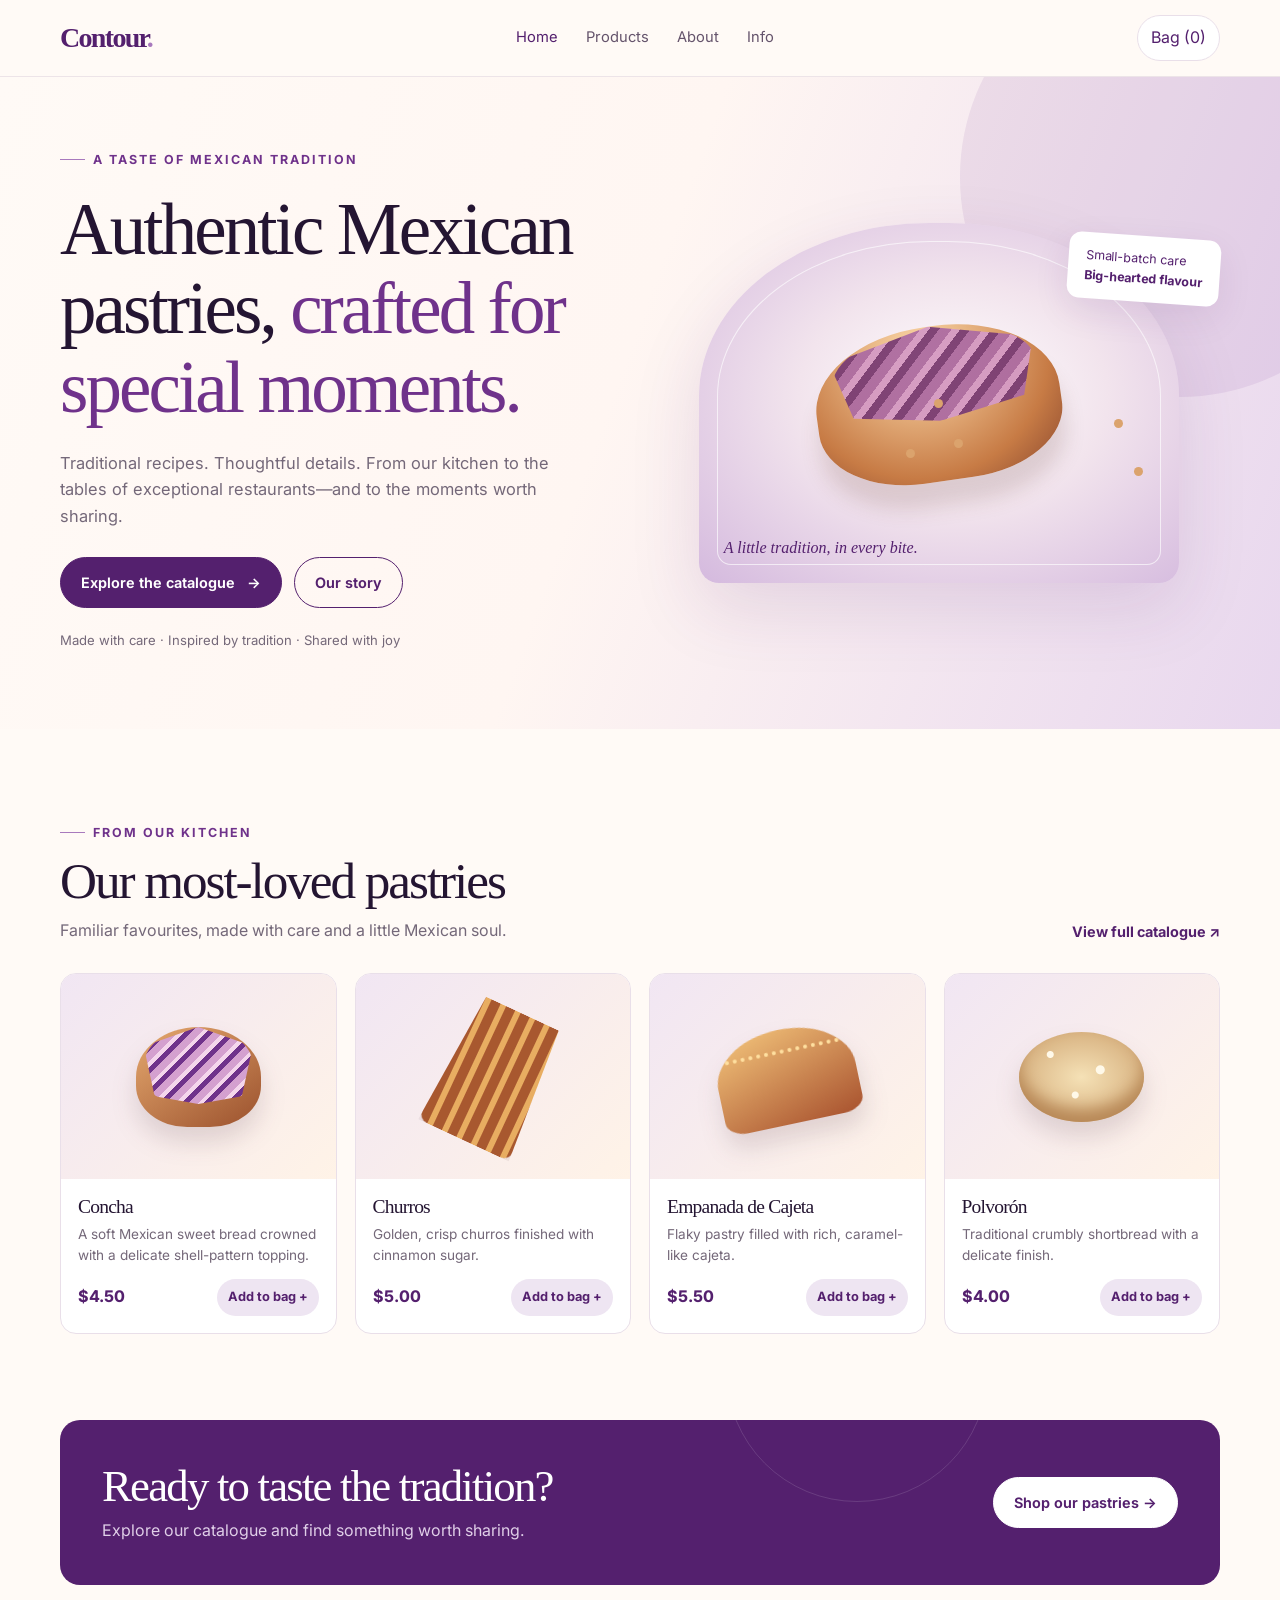
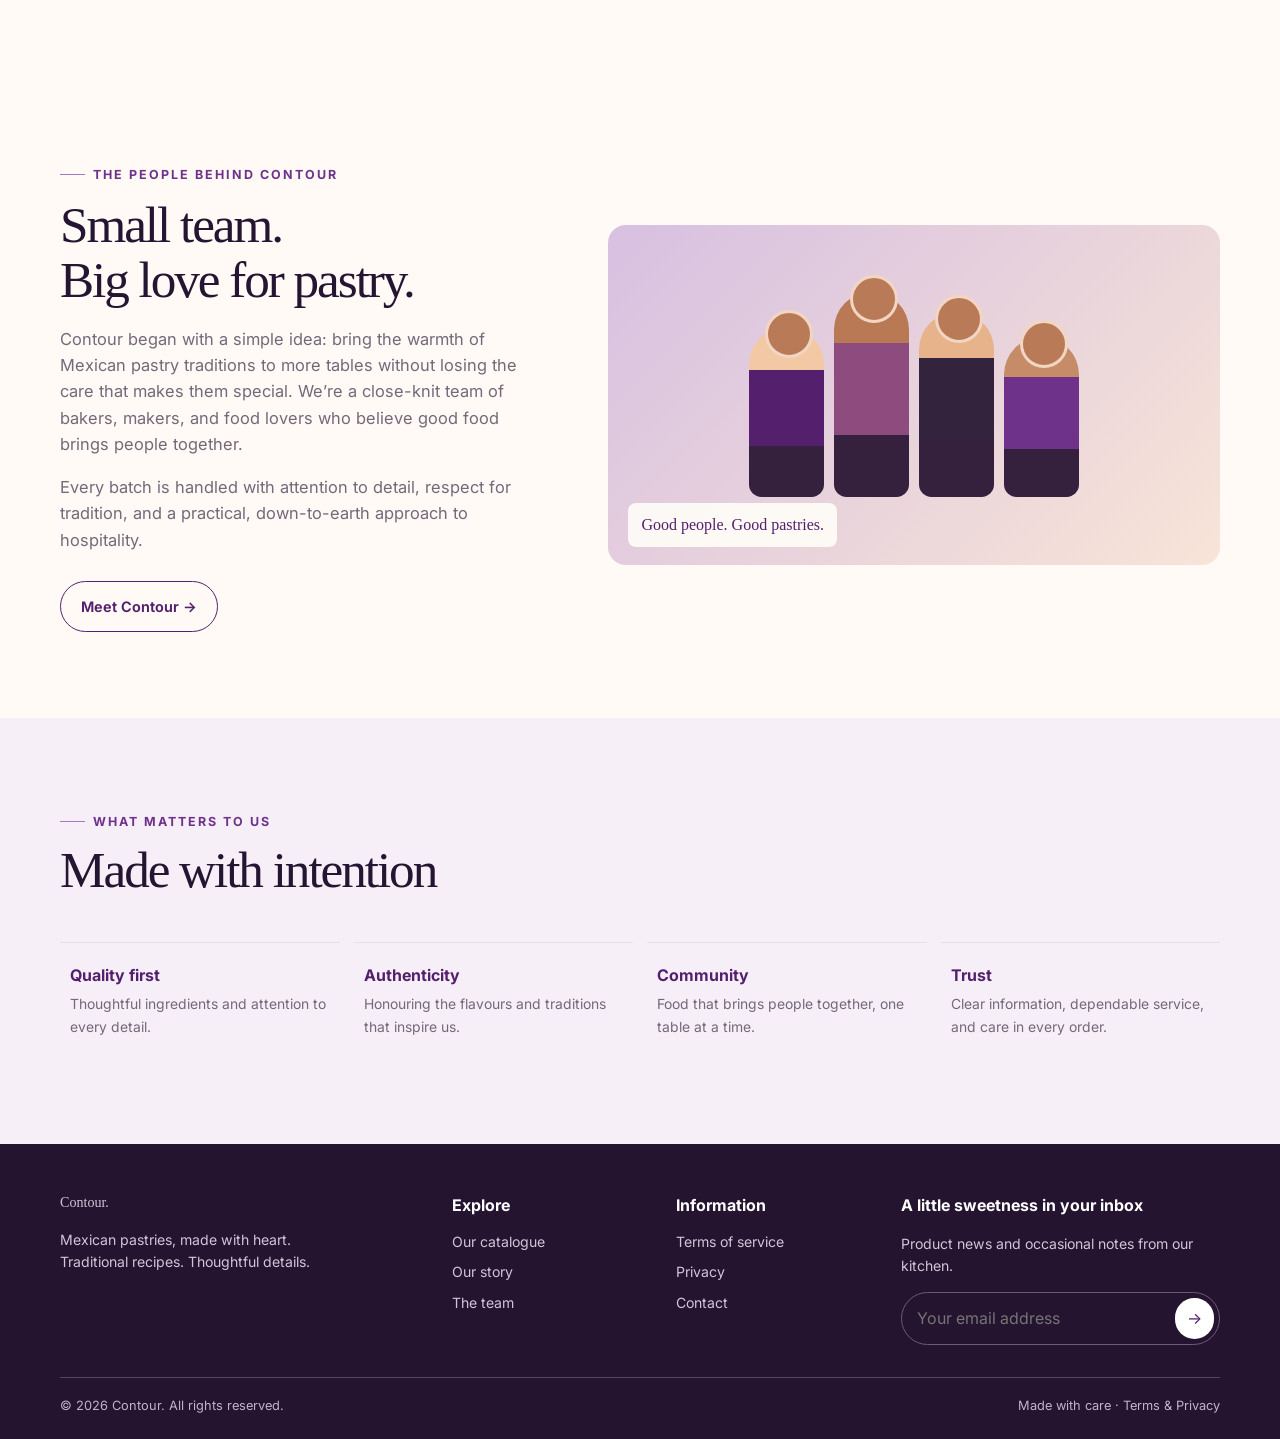
<file: index.html>
<!doctype html>
<html lang="en">
<head>
    <meta charset="utf-8">
    <meta name="viewport" content="width=device-width, initial-scale=1">
    <meta name="theme-color" content="#54206e">
    <meta
        name="description"
        content="Contour makes thoughtful, authentic Mexican pastries for memorable moments."
    >

    <title>Authentic Mexican Pastries | Contour</title>

    <link rel="preconnect" href="https://fonts.googleapis.com">
    <link
        rel="preconnect"
        href="https://fonts.gstatic.com"
        crossorigin
    >
    <link
        href="https://fonts.googleapis.com/css2?family=Inter:wght@400;500;600;700&display=swap"
        rel="stylesheet"
    >
    <link rel="stylesheet" href="assets/style.css">

    <script defer src="assets/app.js"></script>
</head>

<body>
    <!-- Main navigation -->
    <header>
        <div class="wrap nav">
            <a class="brand" href="index.html">
                Contour<span>.</span>
            </a>

            <nav class="navlinks" aria-label="Main navigation">
                <a class="active" href="index.html">Home</a>
                <a href="products.html">Products</a>
                <a href="about.html">About</a>
                <a href="terms.html">Info</a>
            </nav>

            <div class="navtools">
                <button
                    class="cart-button"
                    data-open-cart
                    aria-label="Open shopping bag"
                >
                    Bag (<span data-cart-count>0</span>)
                </button>

                <button
                    class="menu-button"
                    data-menu-toggle
                    aria-label="Toggle navigation"
                >
                    ☰
                </button>
            </div>
        </div>
    </header>

    <main>
        <!-- Hero section -->
        <section class="hero">
            <div class="hero-copy">
                <div class="eyebrow">
                    A taste of Mexican tradition
                </div>

                <h1>
                    Authentic Mexican pastries,
                    <span style="color: var(--purple2)">
                        crafted for special moments.
                    </span>
                </h1>

                <p>
                    Traditional recipes. Thoughtful details.
                    From our kitchen to the tables of exceptional
                    restaurants—and to the moments worth sharing.
                </p>

                <div class="actions">
                    <a class="btn" href="products.html">
                        Explore the catalogue <span>→</span>
                    </a>

                    <a class="btn secondary" href="about.html">
                        Our story
                    </a>
                </div>

                <p style="font-size: 0.82rem; margin-top: 22px">
                    Made with care · Inspired by tradition · Shared with joy
                </p>
            </div>

            <div class="hero-art">
                <div class="pastry-scene">
                    <div class="bread"></div>
                    <div class="crumb"></div>

                    <span class="art-note">
                        A little tradition, in every bite.
                    </span>
                </div>

                <div class="art-badge">
                    Small-batch care<br>
                    <strong>Big-hearted flavour</strong>
                </div>
            </div>
        </section>

        <!-- Featured products -->
        <section>
            <div class="wrap">
                <div class="section-head">
                    <div>
                        <div class="eyebrow">From our kitchen</div>
                        <h2>Our most-loved pastries</h2>

                        <p>
                            Familiar favourites, made with care
                            and a little Mexican soul.
                        </p>
                    </div>

                    <a class="text-link" href="products.html">
                        View full catalogue ↗
                    </a>
                </div>

                <div class="products" data-featured-products></div>
            </div>
        </section>

        <!-- Catalogue call to action -->
        <section style="padding-top: 0">
            <div class="wrap">
                <div class="cta-band">
                    <div>
                        <h2>Ready to taste the tradition?</h2>
                        <p>
                            Explore our catalogue and find
                            something worth sharing.
                        </p>
                    </div>

                    <a class="btn" href="products.html">
                        Shop our pastries →
                    </a>
                </div>
            </div>
        </section>

        <!-- Team introduction -->
        <section id="team">
            <div class="wrap team-grid">
                <div>
                    <div class="eyebrow">
                        The people behind Contour
                    </div>

                    <h2
                        class="section-head"
                        style="display: block; margin: 12px 0 18px; font-size: clamp(2.3rem, 4vw, 3.4rem)"
                    >
                        Small team.<br>
                        Big love for pastry.
                    </h2>

                    <p class="intro">
                        Contour began with a simple idea: bring
                        the warmth of Mexican pastry traditions
                        to more tables without losing the care
                        that makes them special. We’re a close-knit
                        team of bakers, makers, and food lovers
                        who believe good food brings people together.
                    </p>

                    <p class="intro">
                        Every batch is handled with attention
                        to detail, respect for tradition, and a
                        practical, down-to-earth approach to hospitality.
                    </p>

                    <div class="actions">
                        <a class="btn secondary" href="about.html">
                            Meet Contour →
                        </a>
                    </div>
                </div>

                <div class="team-art">
                    <div class="team-people">
                        <div class="person"></div>
                        <div class="person"></div>
                        <div class="person"></div>
                        <div class="person"></div>
                    </div>

                    <div class="team-caption">
                        Good people. Good pastries.
                    </div>
                </div>
            </div>
        </section>

        <!-- Brand values -->
        <section style="background: #f6eff7">
            <div class="wrap">
                <div class="section-head">
                    <div>
                        <div class="eyebrow">What matters to us</div>
                        <h2>Made with intention</h2>
                    </div>
                </div>

                <div class="values">
                    <div class="value">
                        <strong>Quality first</strong>
                        <p>
                            Thoughtful ingredients and attention
                            to every detail.
                        </p>
                    </div>

                    <div class="value">
                        <strong>Authenticity</strong>
                        <p>
                            Honouring the flavours and traditions
                            that inspire us.
                        </p>
                    </div>

                    <div class="value">
                        <strong>Community</strong>
                        <p>
                            Food that brings people together,
                            one table at a time.
                        </p>
                    </div>

                    <div class="value">
                        <strong>Trust</strong>
                        <p>
                            Clear information, dependable service,
                            and care in every order.
                        </p>
                    </div>
                </div>
            </div>
        </section>
    </main>

    <!-- Site footer -->
    <footer>
        <div class="wrap">
            <div class="footer-grid">
                <div>
                    <a class="footer-brand" href="index.html">
                        Contour.
                    </a>

                    <p>
                        Mexican pastries, made with heart.<br>
                        Traditional recipes. Thoughtful details.
                    </p>
                </div>

                <div>
                    <h4>Explore</h4>

                    <div class="footer-links">
                        <a href="products.html">Our catalogue</a>
                        <a href="about.html">Our story</a>
                        <a href="about.html#team">The team</a>
                    </div>
                </div>

                <div>
                    <h4>Information</h4>

                    <div class="footer-links">
                        <a href="terms.html">Terms of service</a>
                        <a href="terms.html#privacy">Privacy</a>
                        <a href="about.html#contact">Contact</a>
                    </div>
                </div>

                <div>
                    <h4>A little sweetness in your inbox</h4>

                    <p>
                        Product news and occasional notes
                        from our kitchen.
                    </p>

                    <form class="newsletter" data-newsletter>
                        <input
                            type="email"
                            required
                            placeholder="Your email address"
                            aria-label="Email address"
                        >

                        <button type="submit" aria-label="Subscribe">
                            →
                        </button>
                    </form>
                </div>
            </div>

            <div class="footer-bottom">
                <span>
                    © <span data-current-year></span>
                    Contour. All rights reserved.
                </span>

                <span>
                    Made with care ·
                    <a href="terms.html">Terms &amp; Privacy</a>
                </span>
            </div>
        </div>
    </footer>

    <!-- Shopping bag drawer -->
    <div
        class="cart-drawer"
        role="dialog"
        aria-modal="true"
        aria-label="Shopping bag"
    >
        <div class="cart-panel">
            <div class="cart-head">
                <h2>Your bag</h2>

                <button
                    class="close-cart"
                    data-close-cart
                    aria-label="Close bag"
                >
                    ×
                </button>
            </div>

            <div class="cart-items"></div>

            <div class="cart-total">
                <span>Subtotal</span>
                <span data-cart-total>$0.00</span>
            </div>

            <button class="btn" data-checkout>
                Continue to order
            </button>

            <p class="checkout-note">
                Demo store: checkout is not connected.
                Contact us to place a real order.
            </p>
        </div>
    </div>

    <!-- Accessible notification area -->
    <div class="toast" aria-live="polite"></div>
</body>
</html>
</file>
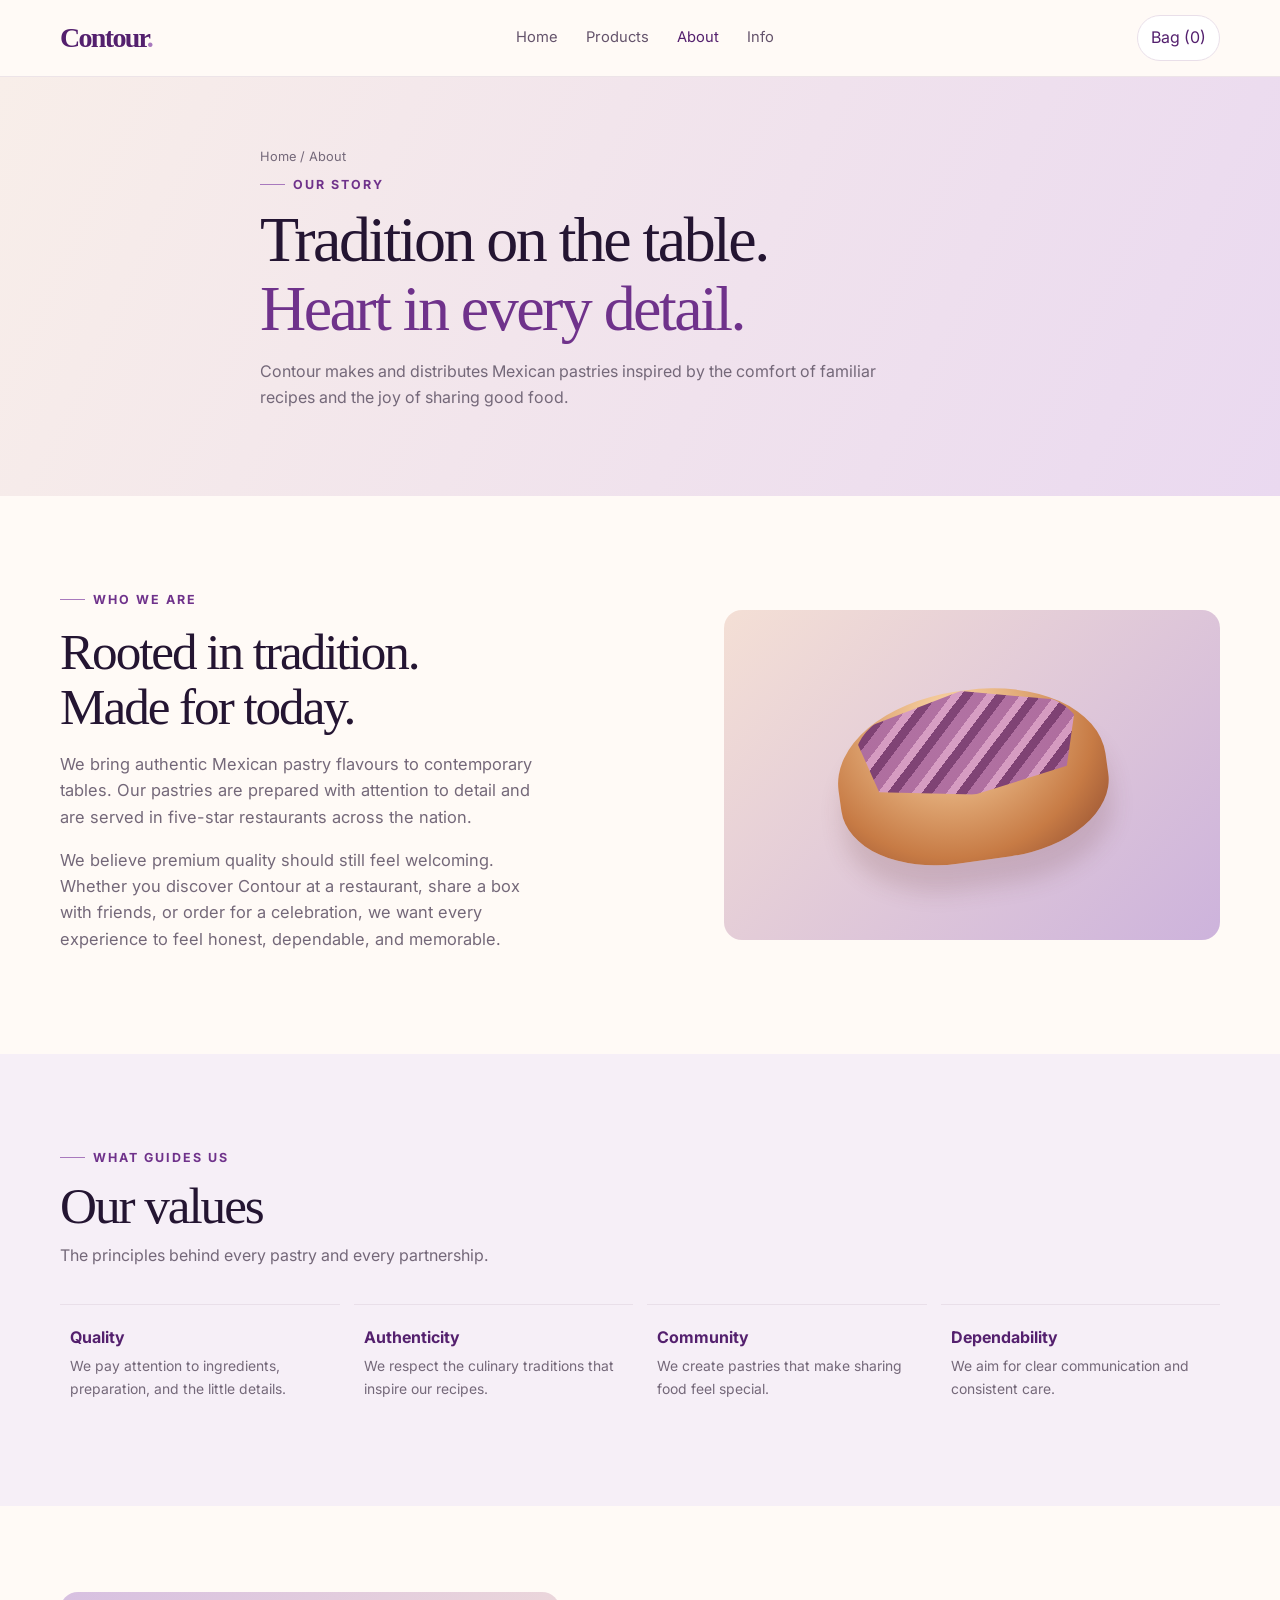
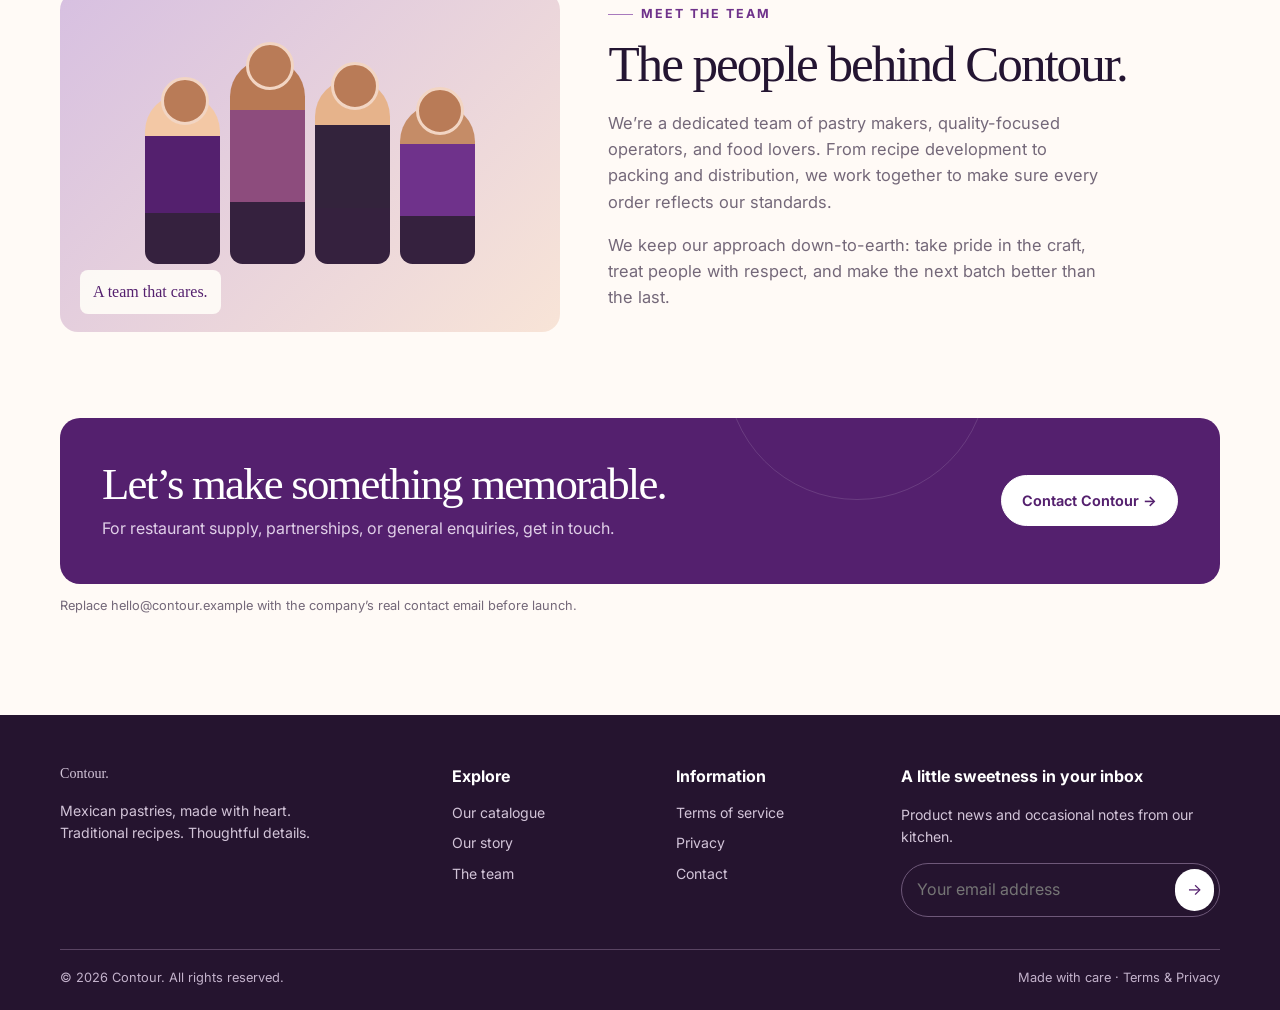
<file: about.html>
<!doctype html>
<html lang="en">
<head>
    <meta charset="utf-8">
    <meta name="viewport" content="width=device-width, initial-scale=1">
    <meta name="theme-color" content="#54206e">
    <meta
        name="description"
        content="Contour makes thoughtful, authentic Mexican pastries for memorable moments."
    >

    <title>About Contour | Contour</title>

    <link rel="preconnect" href="https://fonts.googleapis.com">
    <link
        rel="preconnect"
        href="https://fonts.gstatic.com"
        crossorigin
    >
    <link
        href="https://fonts.googleapis.com/css2?family=Inter:wght@400;500;600;700&display=swap"
        rel="stylesheet"
    >
    <link rel="stylesheet" href="assets/style.css">

    <script defer src="assets/app.js"></script>
</head>

<body>
    <!-- Main navigation -->
    <header>
        <div class="wrap nav">
            <a class="brand" href="index.html">
                Contour<span>.</span>
            </a>

            <nav class="navlinks" aria-label="Main navigation">
                <a href="index.html">Home</a>
                <a href="products.html">Products</a>
                <a class="active" href="about.html">About</a>
                <a href="terms.html">Info</a>
            </nav>

            <div class="navtools">
                <button
                    class="cart-button"
                    data-open-cart
                    aria-label="Open shopping bag"
                >
                    Bag (<span data-cart-count>0</span>)
                </button>

                <button
                    class="menu-button"
                    data-menu-toggle
                    aria-label="Toggle navigation"
                >
                    ☰
                </button>
            </div>
        </div>
    </header>

    <main>
        <!-- Page introduction -->
        <section class="page-hero">
            <div class="wrap page-heading">
                <div class="breadcrumb">Home / About</div>
                <div class="eyebrow">Our story</div>

                <h1>
                    Tradition on the table.<br>
                    <span style="color: var(--purple2)">
                        Heart in every detail.
                    </span>
                </h1>

                <p>
                    Contour makes and distributes Mexican pastries
                    inspired by the comfort of familiar recipes
                    and the joy of sharing good food.
                </p>
            </div>
        </section>

        <!-- Company introduction -->
        <section>
            <div class="wrap about-intro">
                <div>
                    <div class="eyebrow">Who we are</div>

                    <h2
                        style="font-size: clamp(2.2rem, 4vw, 3.5rem); margin: 14px 0"
                    >
                        Rooted in tradition.<br>
                        Made for today.
                    </h2>

                    <p class="intro">
                        We bring authentic Mexican pastry flavours
                        to contemporary tables. Our pastries are
                        prepared with attention to detail and are
                        served in five-star restaurants across the nation.
                    </p>

                    <p class="intro">
                        We believe premium quality should still feel
                        welcoming. Whether you discover Contour at
                        a restaurant, share a box with friends, or
                        order for a celebration, we want every
                        experience to feel honest, dependable,
                        and memorable.
                    </p>
                </div>

                <div class="about-photo">
                    <div class="bread"></div>
                </div>
            </div>
        </section>

        <!-- Company values -->
        <section style="background: #f6eff7">
            <div class="wrap">
                <div class="section-head">
                    <div>
                        <div class="eyebrow">What guides us</div>
                        <h2>Our values</h2>

                        <p>
                            The principles behind every pastry
                            and every partnership.
                        </p>
                    </div>
                </div>

                <div class="values">
                    <div class="value">
                        <strong>Quality</strong>
                        <p>
                            We pay attention to ingredients,
                            preparation, and the little details.
                        </p>
                    </div>

                    <div class="value">
                        <strong>Authenticity</strong>
                        <p>
                            We respect the culinary traditions
                            that inspire our recipes.
                        </p>
                    </div>

                    <div class="value">
                        <strong>Community</strong>
                        <p>
                            We create pastries that make sharing
                            food feel special.
                        </p>
                    </div>

                    <div class="value">
                        <strong>Dependability</strong>
                        <p>
                            We aim for clear communication
                            and consistent care.
                        </p>
                    </div>
                </div>
            </div>
        </section>

        <!-- Team introduction -->
        <section id="team">
            <div class="wrap team-grid">
                <div class="team-art">
                    <div class="team-people">
                        <div class="person"></div>
                        <div class="person"></div>
                        <div class="person"></div>
                        <div class="person"></div>
                    </div>

                    <div class="team-caption">
                        A team that cares.
                    </div>
                </div>

                <div>
                    <div class="eyebrow">Meet the team</div>

                    <h2
                        style="font-size: clamp(2.3rem, 4vw, 3.5rem); margin: 12px 0 18px"
                    >
                        The people behind Contour.
                    </h2>

                    <p class="intro">
                        We’re a dedicated team of pastry makers,
                        quality-focused operators, and food lovers.
                        From recipe development to packing and
                        distribution, we work together to make sure
                        every order reflects our standards.
                    </p>

                    <p class="intro">
                        We keep our approach down-to-earth: take pride
                        in the craft, treat people with respect, and
                        make the next batch better than the last.
                    </p>
                </div>
            </div>
        </section>

        <!-- Contact call to action -->
        <section id="contact" style="padding-top: 0">
            <div class="wrap">
                <div class="cta-band">
                    <div>
                        <h2>Let’s make something memorable.</h2>

                        <p>
                            For restaurant supply, partnerships,
                            or general enquiries, get in touch.
                        </p>
                    </div>

                    <a class="btn" href="mailto:hello@contour.example">
                        Contact Contour →
                    </a>
                </div>

                <p
                    style="color: var(--muted); font-size: 0.8rem; margin-top: 12px"
                >
                    Replace hello@contour.example with the
                    company’s real contact email before launch.
                </p>
            </div>
        </section>
    </main>

    <!-- Site footer -->
    <footer>
        <div class="wrap">
            <div class="footer-grid">
                <div>
                    <a class="footer-brand" href="index.html">
                        Contour.
                    </a>

                    <p>
                        Mexican pastries, made with heart.<br>
                        Traditional recipes. Thoughtful details.
                    </p>
                </div>

                <div>
                    <h4>Explore</h4>

                    <div class="footer-links">
                        <a href="products.html">Our catalogue</a>
                        <a href="about.html">Our story</a>
                        <a href="about.html#team">The team</a>
                    </div>
                </div>

                <div>
                    <h4>Information</h4>

                    <div class="footer-links">
                        <a href="terms.html">Terms of service</a>
                        <a href="terms.html#privacy">Privacy</a>
                        <a href="about.html#contact">Contact</a>
                    </div>
                </div>

                <div>
                    <h4>A little sweetness in your inbox</h4>

                    <p>
                        Product news and occasional notes
                        from our kitchen.
                    </p>

                    <form class="newsletter" data-newsletter>
                        <input
                            type="email"
                            required
                            placeholder="Your email address"
                            aria-label="Email address"
                        >

                        <button type="submit" aria-label="Subscribe">
                            →
                        </button>
                    </form>
                </div>
            </div>

            <div class="footer-bottom">
                <span>
                    © <span data-current-year></span>
                    Contour. All rights reserved.
                </span>

                <span>
                    Made with care ·
                    <a href="terms.html">Terms &amp; Privacy</a>
                </span>
            </div>
        </div>
    </footer>

    <!-- Shopping bag drawer -->
    <div
        class="cart-drawer"
        role="dialog"
        aria-modal="true"
        aria-label="Shopping bag"
    >
        <div class="cart-panel">
            <div class="cart-head">
                <h2>Your bag</h2>

                <button
                    class="close-cart"
                    data-close-cart
                    aria-label="Close bag"
                >
                    ×
                </button>
            </div>

            <div class="cart-items"></div>

            <div class="cart-total">
                <span>Subtotal</span>
                <span data-cart-total>$0.00</span>
            </div>

            <button class="btn" data-checkout>
                Continue to order
            </button>

            <p class="checkout-note">
                Demo store: checkout is not connected.
                Contact us to place a real order.
            </p>
        </div>
    </div>

    <!-- Accessible notification area -->
    <div class="toast" aria-live="polite"></div>
</body>
</html>
</file>
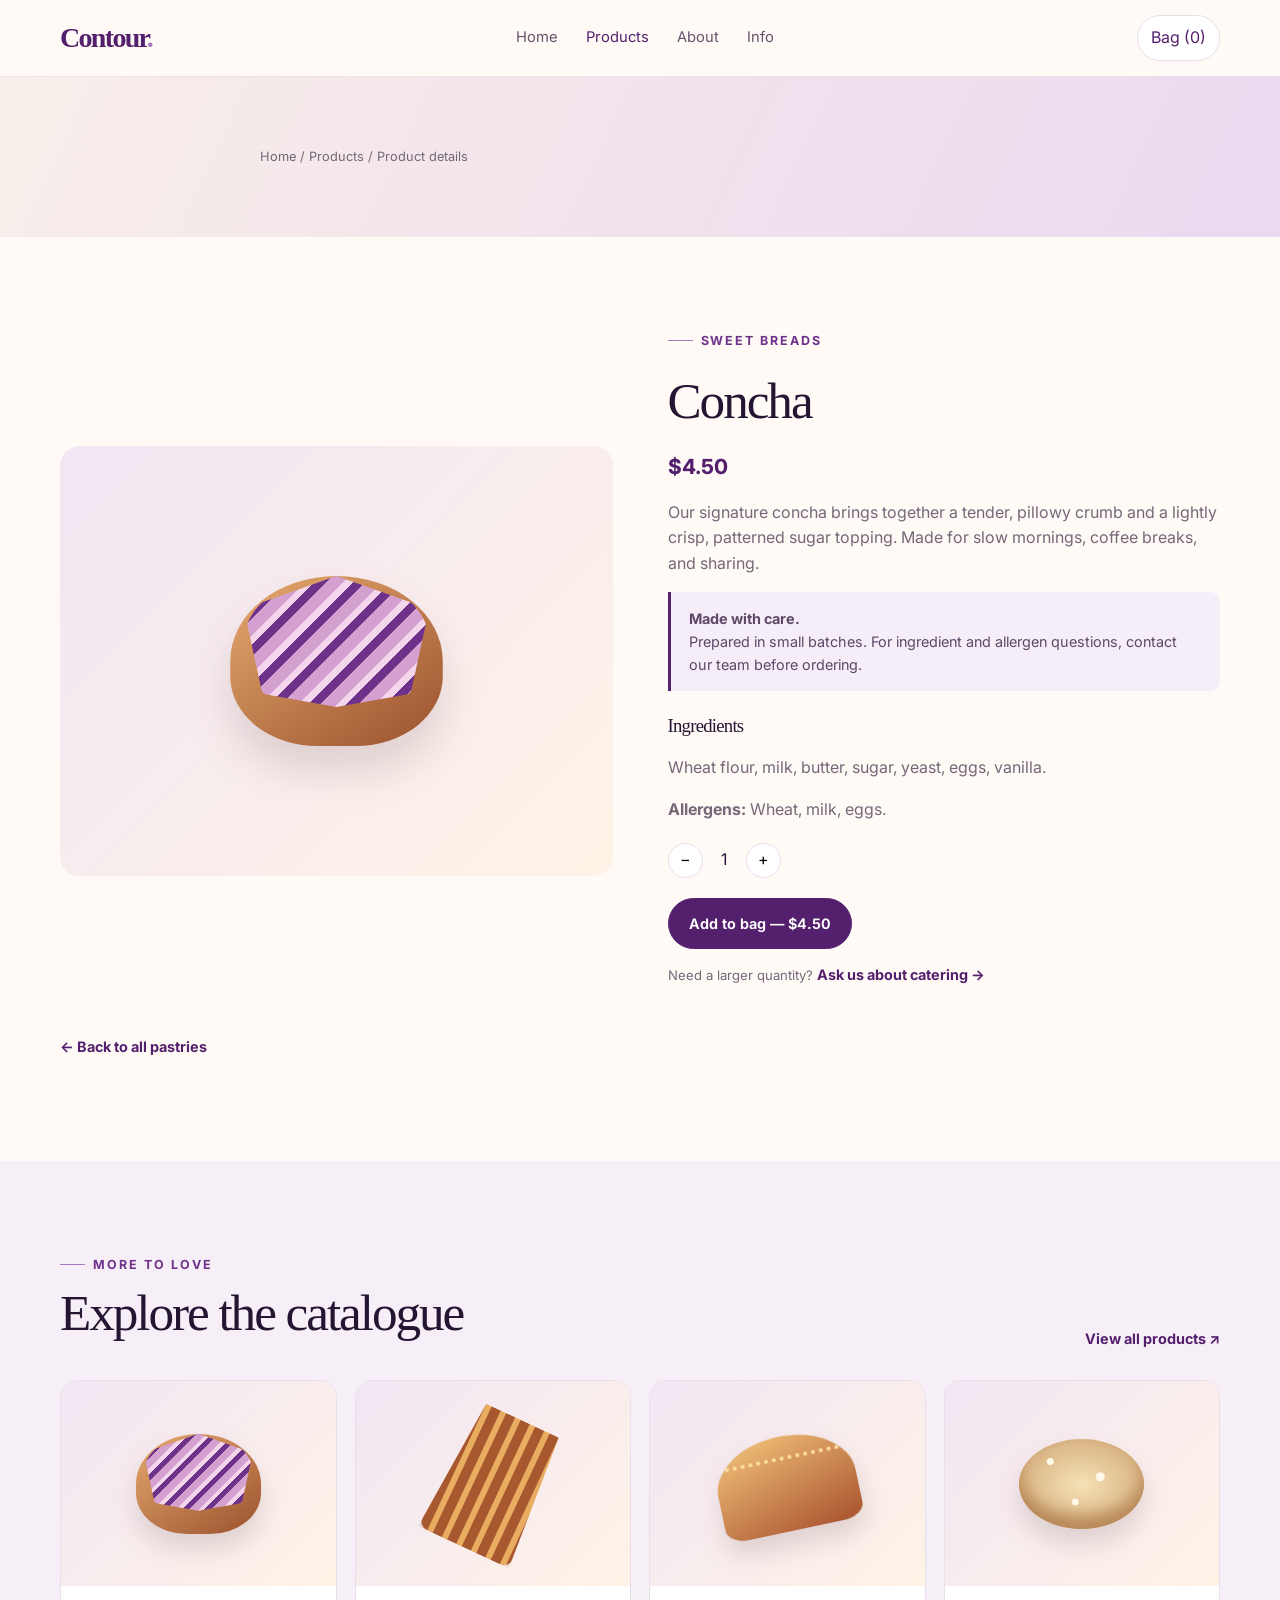
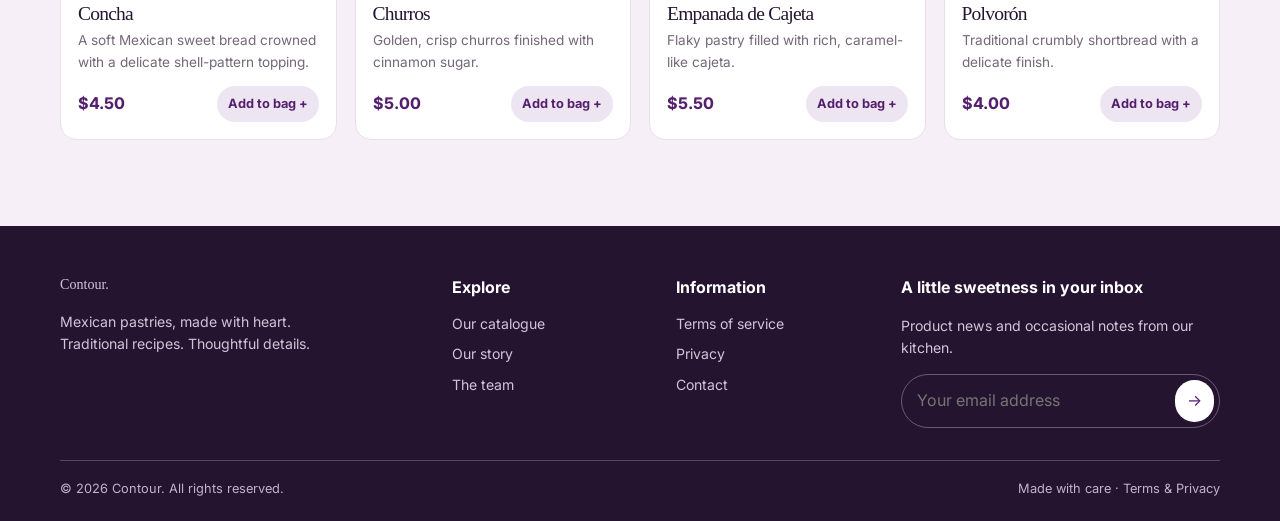
<file: product.html>
<!doctype html>
<html lang="en">
<head>
    <meta charset="utf-8">
    <meta name="viewport" content="width=device-width, initial-scale=1">
    <meta name="theme-color" content="#54206e">
    <meta
        name="description"
        content="Contour makes thoughtful, authentic Mexican pastries for memorable moments."
    >

    <title>Product Details | Contour</title>

    <link rel="preconnect" href="https://fonts.googleapis.com">
    <link
        rel="preconnect"
        href="https://fonts.gstatic.com"
        crossorigin
    >
    <link
        href="https://fonts.googleapis.com/css2?family=Inter:wght@400;500;600;700&display=swap"
        rel="stylesheet"
    >
    <link rel="stylesheet" href="assets/style.css">

    <script defer src="assets/app.js"></script>
</head>

<body>
    <!-- Main navigation -->
    <header>
        <div class="wrap nav">
            <a class="brand" href="index.html">
                Contour<span>.</span>
            </a>

            <nav class="navlinks" aria-label="Main navigation">
                <a href="index.html">Home</a>
                <a class="active" href="products.html">Products</a>
                <a href="about.html">About</a>
                <a href="terms.html">Info</a>
            </nav>

            <div class="navtools">
                <button
                    class="cart-button"
                    data-open-cart
                    aria-label="Open shopping bag"
                >
                    Bag (<span data-cart-count>0</span>)
                </button>

                <button
                    class="menu-button"
                    data-menu-toggle
                    aria-label="Toggle navigation"
                >
                    ☰
                </button>
            </div>
        </div>
    </header>

    <main>
        <!-- Breadcrumb navigation -->
        <section class="page-hero">
            <div class="wrap page-heading">
                <div class="breadcrumb">
                    <a href="index.html">Home</a>
                    /
                    <a href="products.html">Products</a>
                    / Product details
                </div>
            </div>
        </section>

        <!-- Selected product details -->
        <section>
            <div class="wrap">
                <div class="product-detail" data-product-detail></div>

                <p style="margin-top: 35px">
                    <a class="text-link" href="products.html">
                        ← Back to all pastries
                    </a>
                </p>
            </div>
        </section>

        <!-- Recommended products -->
        <section style="background: #f6eff7">
            <div class="wrap">
                <div class="section-head">
                    <div>
                        <div class="eyebrow">More to love</div>
                        <h2>Explore the catalogue</h2>
                    </div>

                    <a class="text-link" href="products.html">
                        View all products ↗
                    </a>
                </div>

                <div class="products" data-featured-products></div>
            </div>
        </section>
    </main>

    <!-- Site footer -->
    <footer>
        <div class="wrap">
            <div class="footer-grid">
                <div>
                    <a class="footer-brand" href="index.html">
                        Contour.
                    </a>

                    <p>
                        Mexican pastries, made with heart.<br>
                        Traditional recipes. Thoughtful details.
                    </p>
                </div>

                <div>
                    <h4>Explore</h4>

                    <div class="footer-links">
                        <a href="products.html">Our catalogue</a>
                        <a href="about.html">Our story</a>
                        <a href="about.html#team">The team</a>
                    </div>
                </div>

                <div>
                    <h4>Information</h4>

                    <div class="footer-links">
                        <a href="terms.html">Terms of service</a>
                        <a href="terms.html#privacy">Privacy</a>
                        <a href="about.html#contact">Contact</a>
                    </div>
                </div>

                <div>
                    <h4>A little sweetness in your inbox</h4>

                    <p>
                        Product news and occasional notes
                        from our kitchen.
                    </p>

                    <form class="newsletter" data-newsletter>
                        <input
                            type="email"
                            required
                            placeholder="Your email address"
                            aria-label="Email address"
                        >

                        <button type="submit" aria-label="Subscribe">
                            →
                        </button>
                    </form>
                </div>
            </div>

            <div class="footer-bottom">
                <span>
                    © <span data-current-year></span>
                    Contour. All rights reserved.
                </span>

                <span>
                    Made with care ·
                    <a href="terms.html">Terms &amp; Privacy</a>
                </span>
            </div>
        </div>
    </footer>

    <!-- Shopping bag drawer -->
    <div
        class="cart-drawer"
        role="dialog"
        aria-modal="true"
        aria-label="Shopping bag"
    >
        <div class="cart-panel">
            <div class="cart-head">
                <h2>Your bag</h2>

                <button
                    class="close-cart"
                    data-close-cart
                    aria-label="Close bag"
                >
                    ×
                </button>
            </div>

            <div class="cart-items"></div>

            <div class="cart-total">
                <span>Subtotal</span>
                <span data-cart-total>$0.00</span>
            </div>

            <button class="btn" data-checkout>
                Continue to order
            </button>

            <p class="checkout-note">
                Demo store: checkout is not connected.
                Contact us to place a real order.
            </p>
        </div>
    </div>

    <!-- Accessible notification area -->
    <div class="toast" aria-live="polite"></div>
</body>
</html>
</file>
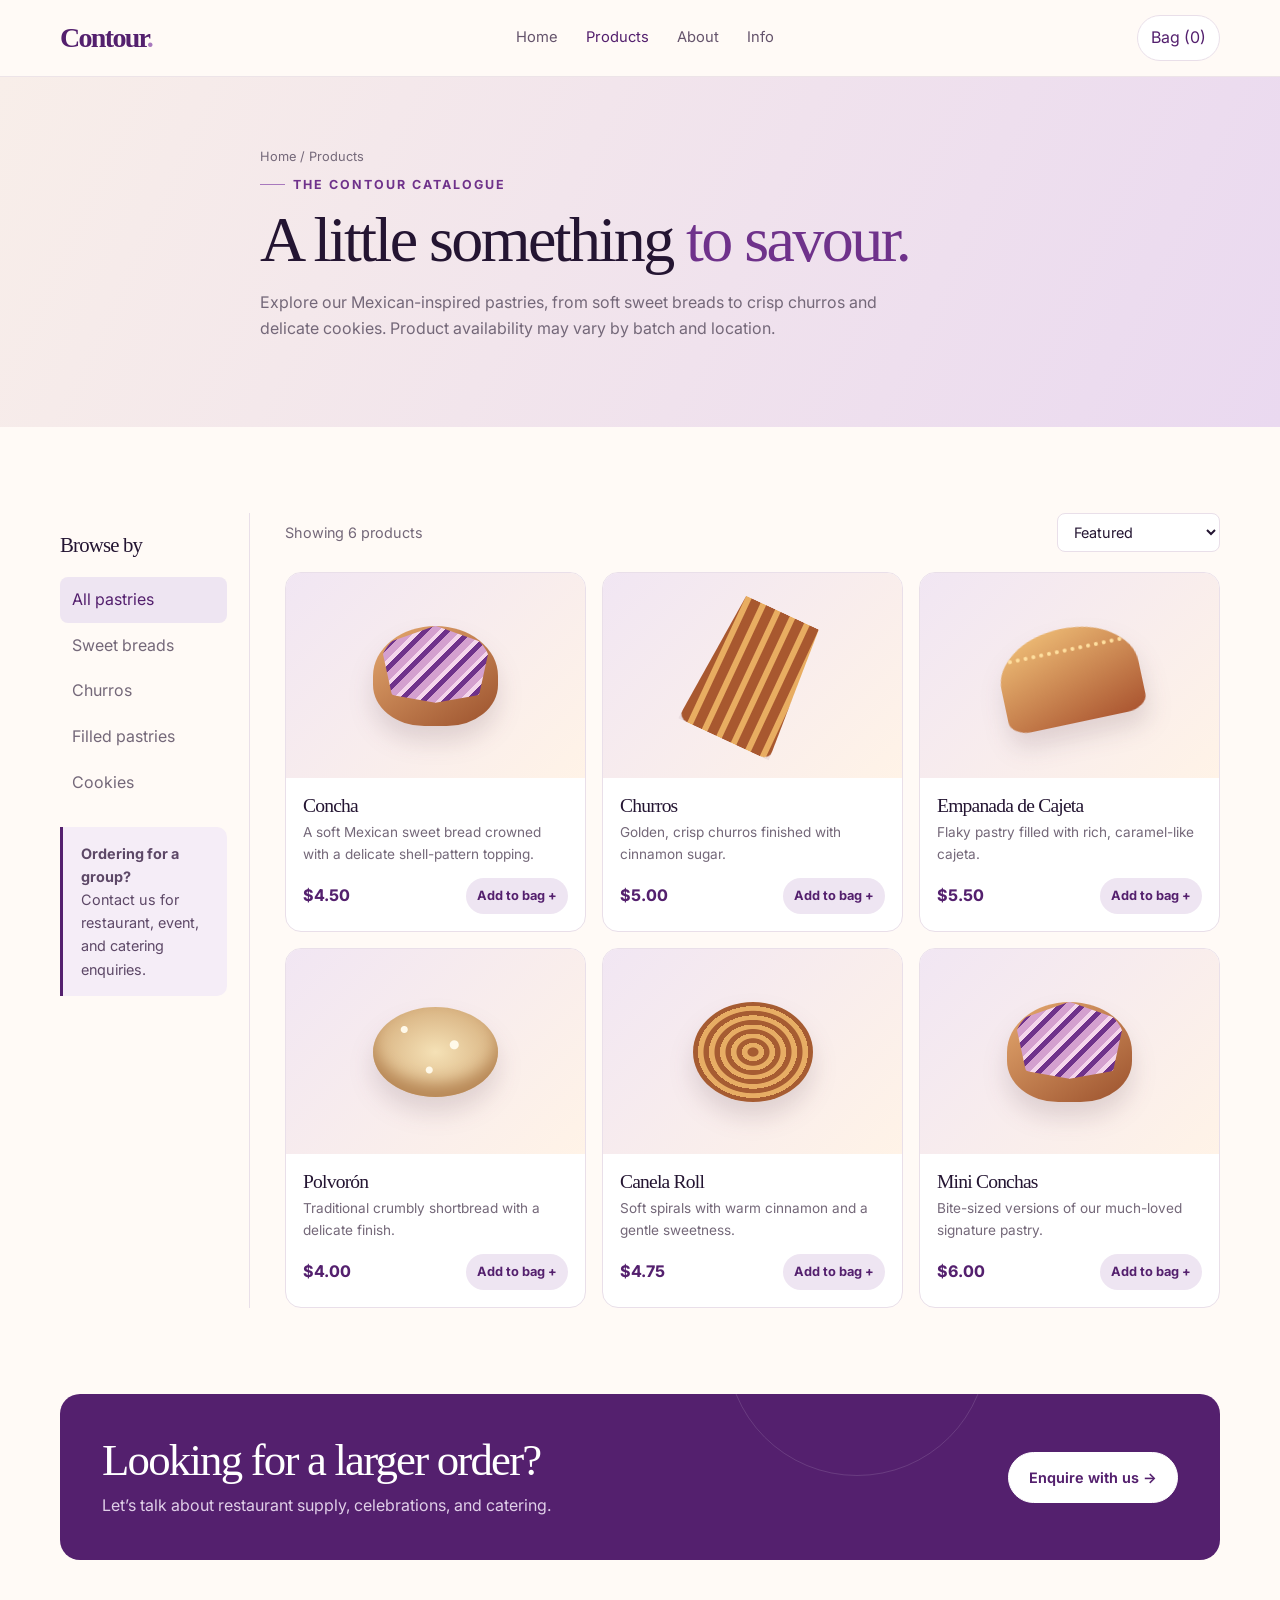
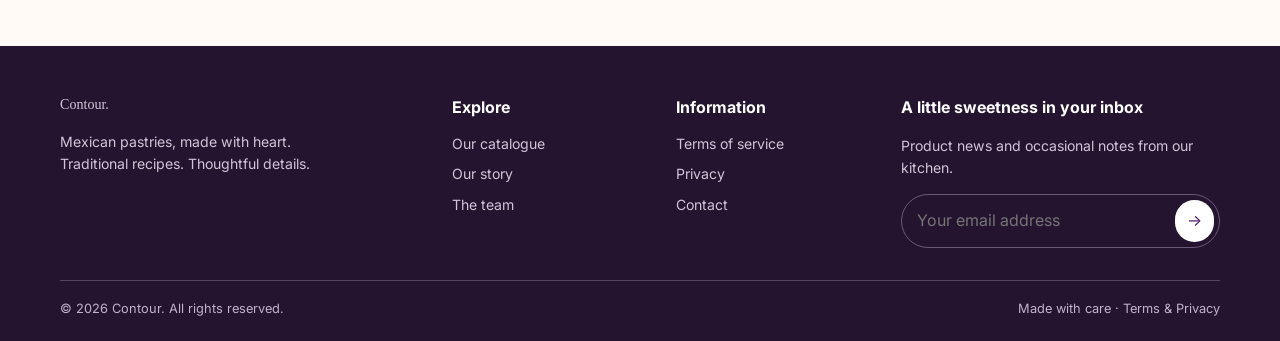
<file: products.html>
<!doctype html>
<html lang="en">
<head>
    <meta charset="utf-8">
    <meta name="viewport" content="width=device-width, initial-scale=1">
    <meta name="theme-color" content="#54206e">
    <meta
        name="description"
        content="Contour makes thoughtful, authentic Mexican pastries for memorable moments."
    >

    <title>Our Products | Contour</title>

    <link rel="preconnect" href="https://fonts.googleapis.com">
    <link
        rel="preconnect"
        href="https://fonts.gstatic.com"
        crossorigin
    >
    <link
        href="https://fonts.googleapis.com/css2?family=Inter:wght@400;500;600;700&display=swap"
        rel="stylesheet"
    >
    <link rel="stylesheet" href="assets/style.css">

    <script defer src="assets/app.js"></script>
</head>

<body>
    <!-- Main navigation -->
    <header>
        <div class="wrap nav">
            <a class="brand" href="index.html">
                Contour<span>.</span>
            </a>

            <nav class="navlinks" aria-label="Main navigation">
                <a href="index.html">Home</a>
                <a class="active" href="products.html">Products</a>
                <a href="about.html">About</a>
                <a href="terms.html">Info</a>
            </nav>

            <div class="navtools">
                <button
                    class="cart-button"
                    data-open-cart
                    aria-label="Open shopping bag"
                >
                    Bag (<span data-cart-count>0</span>)
                </button>

                <button
                    class="menu-button"
                    data-menu-toggle
                    aria-label="Toggle navigation"
                >
                    ☰
                </button>
            </div>
        </div>
    </header>

    <main>
        <!-- Catalogue introduction -->
        <section class="page-hero">
            <div class="wrap page-heading">
                <div class="breadcrumb">Home / Products</div>
                <div class="eyebrow">The Contour catalogue</div>

                <h1>
                    A little something
                    <span style="color: var(--purple2)">
                        to savour.
                    </span>
                </h1>

                <p>
                    Explore our Mexican-inspired pastries, from
                    soft sweet breads to crisp churros and delicate
                    cookies. Product availability may vary by batch
                    and location.
                </p>
            </div>
        </section>

        <!-- Product filters and catalogue -->
        <section>
            <div class="wrap catalog-layout">
                <aside class="filters">
                    <h3>Browse by</h3>

                    <div class="filter-list">
                        <button
                            class="filter-btn active"
                            data-filter="All"
                        >
                            All pastries
                        </button>

                        <button
                            class="filter-btn"
                            data-filter="Sweet Breads"
                        >
                            Sweet breads
                        </button>

                        <button
                            class="filter-btn"
                            data-filter="Churros"
                        >
                            Churros
                        </button>

                        <button
                            class="filter-btn"
                            data-filter="Filled Pastries"
                        >
                            Filled pastries
                        </button>

                        <button
                            class="filter-btn"
                            data-filter="Cookies"
                        >
                            Cookies
                        </button>
                    </div>

                    <div class="notice" style="margin-top: 22px">
                        <strong>Ordering for a group?</strong>
                        <br>
                        Contact us for restaurant, event, and
                        catering enquiries.
                    </div>
                </aside>

                <div>
                    <!-- Catalogue controls -->
                    <div class="catalog-top">
                        <span data-product-count>Our products</span>

                        <select
                            id="sort-products"
                            aria-label="Sort products"
                        >
                            <option value="featured">Featured</option>
                            <option value="price-low">
                                Price: low to high
                            </option>
                            <option value="price-high">
                                Price: high to low
                            </option>
                            <option value="name">Name: A to Z</option>
                        </select>
                    </div>

                    <!-- Products rendered by JavaScript -->
                    <div
                        class="catalog-products"
                        data-catalog-products
                    ></div>
                </div>
            </div>
        </section>

        <!-- Bulk orders and catering -->
        <section style="padding-top: 0">
            <div class="wrap">
                <div class="cta-band">
                    <div>
                        <h2>Looking for a larger order?</h2>

                        <p>
                            Let’s talk about restaurant supply,
                            celebrations, and catering.
                        </p>
                    </div>

                    <a class="btn" href="about.html#contact">
                        Enquire with us →
                    </a>
                </div>
            </div>
        </section>
    </main>

    <!-- Site footer -->
    <footer>
        <div class="wrap">
            <div class="footer-grid">
                <div>
                    <a class="footer-brand" href="index.html">
                        Contour.
                    </a>

                    <p>
                        Mexican pastries, made with heart.<br>
                        Traditional recipes. Thoughtful details.
                    </p>
                </div>

                <div>
                    <h4>Explore</h4>

                    <div class="footer-links">
                        <a href="products.html">Our catalogue</a>
                        <a href="about.html">Our story</a>
                        <a href="about.html#team">The team</a>
                    </div>
                </div>

                <div>
                    <h4>Information</h4>

                    <div class="footer-links">
                        <a href="terms.html">Terms of service</a>
                        <a href="terms.html#privacy">Privacy</a>
                        <a href="about.html#contact">Contact</a>
                    </div>
                </div>

                <div>
                    <h4>A little sweetness in your inbox</h4>

                    <p>
                        Product news and occasional notes
                        from our kitchen.
                    </p>

                    <form class="newsletter" data-newsletter>
                        <input
                            type="email"
                            required
                            placeholder="Your email address"
                            aria-label="Email address"
                        >

                        <button type="submit" aria-label="Subscribe">
                            →
                        </button>
                    </form>
                </div>
            </div>

            <div class="footer-bottom">
                <span>
                    © <span data-current-year></span>
                    Contour. All rights reserved.
                </span>

                <span>
                    Made with care ·
                    <a href="terms.html">Terms &amp; Privacy</a>
                </span>
            </div>
        </div>
    </footer>

    <!-- Shopping bag drawer -->
    <div
        class="cart-drawer"
        role="dialog"
        aria-modal="true"
        aria-label="Shopping bag"
    >
        <div class="cart-panel">
            <div class="cart-head">
                <h2>Your bag</h2>

                <button
                    class="close-cart"
                    data-close-cart
                    aria-label="Close bag"
                >
                    ×
                </button>
            </div>

            <div class="cart-items"></div>

            <div class="cart-total">
                <span>Subtotal</span>
                <span data-cart-total>$0.00</span>
            </div>

            <button class="btn" data-checkout>
                Continue to order
            </button>

            <p class="checkout-note">
                Demo store: checkout is not connected.
                Contact us to place a real order.
            </p>
        </div>
    </div>

    <!-- Accessible notification area -->
    <div class="toast" aria-live="polite"></div>
</body>
</html>
</file>
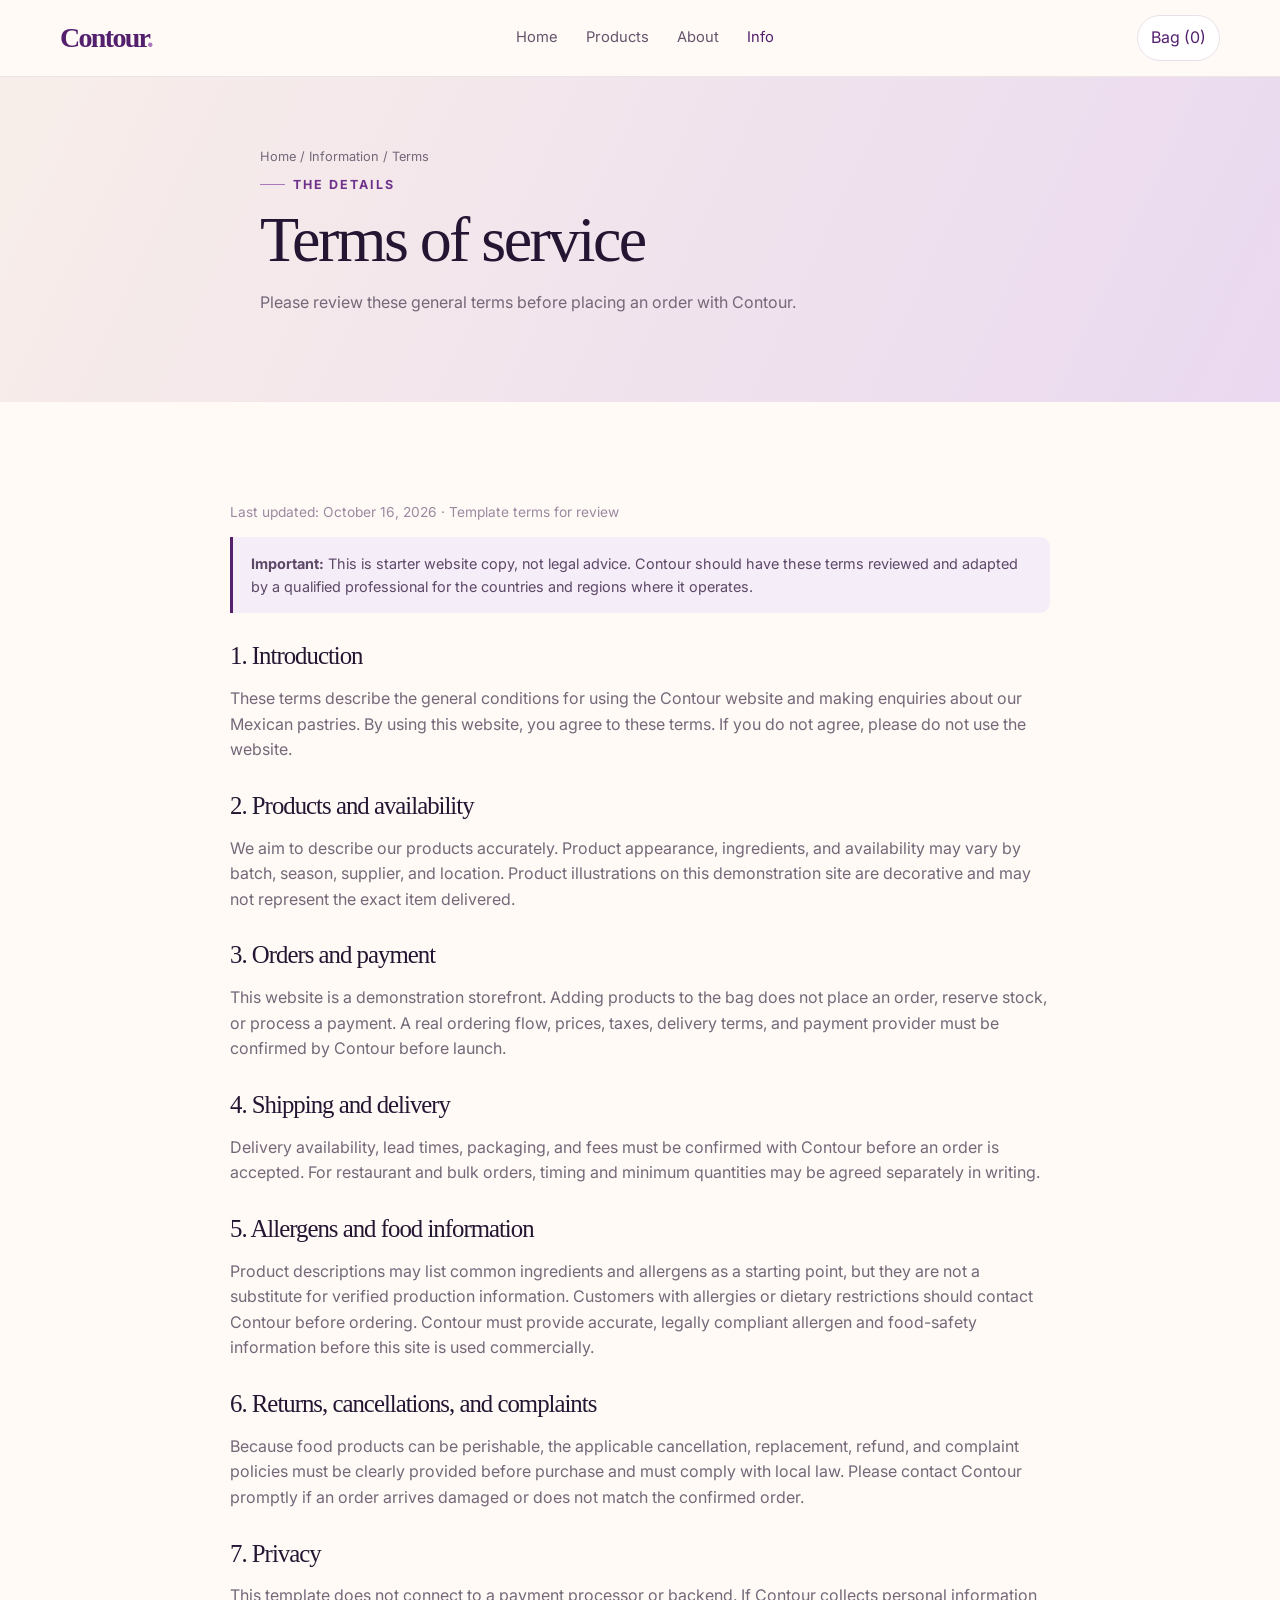
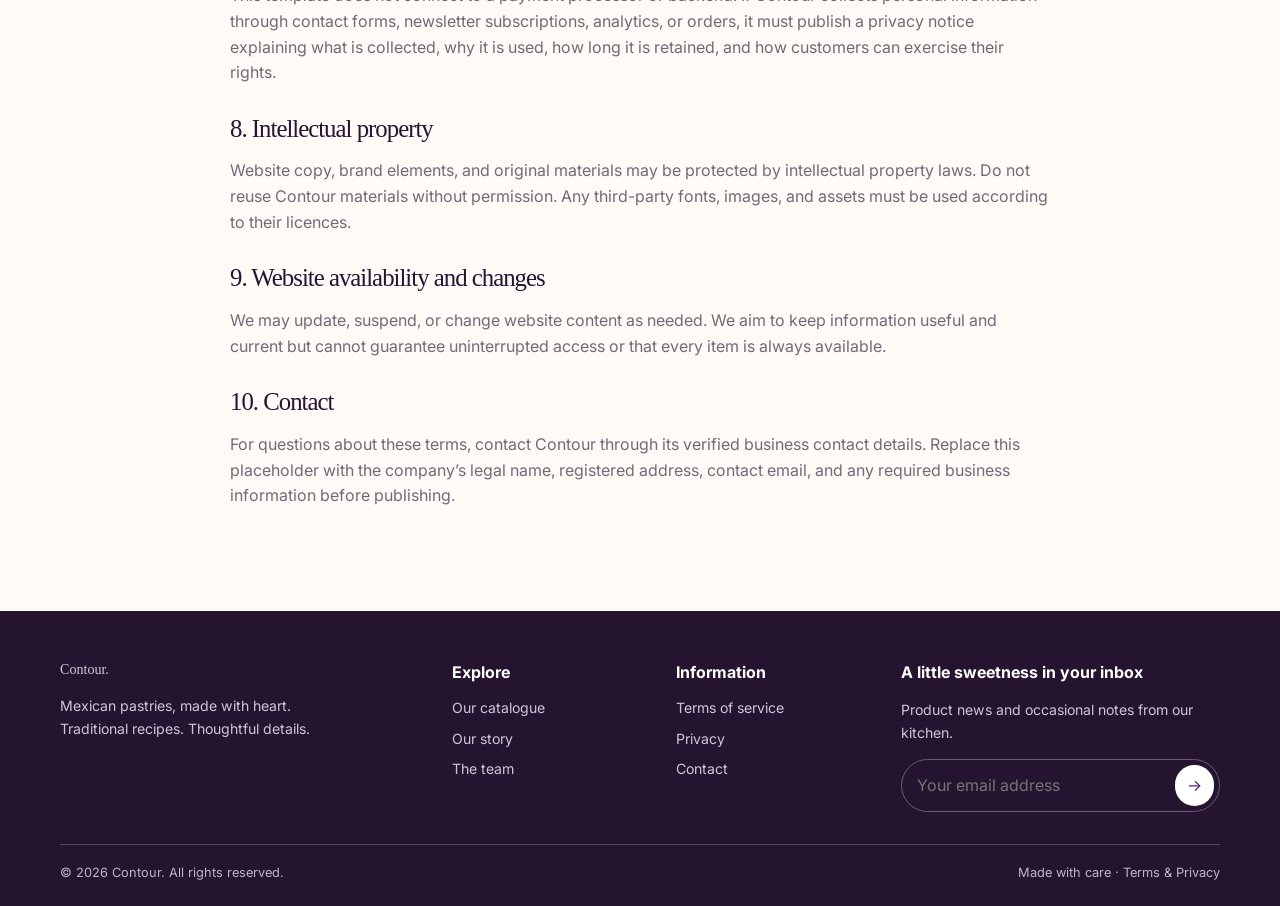
<file: terms.html>
<!doctype html>
<html lang="en">
<head>
    <meta charset="utf-8">
    <meta name="viewport" content="width=device-width, initial-scale=1">
    <meta name="theme-color" content="#54206e">
    <meta
        name="description"
        content="Contour makes thoughtful, authentic Mexican pastries for memorable moments."
    >

    <title>Terms of Service | Contour</title>

    <link rel="preconnect" href="https://fonts.googleapis.com">
    <link
        rel="preconnect"
        href="https://fonts.gstatic.com"
        crossorigin
    >
    <link
        href="https://fonts.googleapis.com/css2?family=Inter:wght@400;500;600;700&display=swap"
        rel="stylesheet"
    >
    <link rel="stylesheet" href="assets/style.css">

    <script defer src="assets/app.js"></script>
</head>

<body>
    <!-- Main navigation -->
    <header>
        <div class="wrap nav">
            <a class="brand" href="index.html">
                Contour<span>.</span>
            </a>

            <nav class="navlinks" aria-label="Main navigation">
                <a href="index.html">Home</a>
                <a href="products.html">Products</a>
                <a href="about.html">About</a>
                <a class="active" href="terms.html">Info</a>
            </nav>

            <div class="navtools">
                <button
                    class="cart-button"
                    data-open-cart
                    aria-label="Open shopping bag"
                >
                    Bag (<span data-cart-count>0</span>)
                </button>

                <button
                    class="menu-button"
                    data-menu-toggle
                    aria-label="Toggle navigation"
                >
                    ☰
                </button>
            </div>
        </div>
    </header>

    <main>
        <!-- Terms page introduction -->
        <section class="page-hero">
            <div class="wrap page-heading">
                <div class="breadcrumb">
                    Home / Information / Terms
                </div>

                <div class="eyebrow">The details</div>
                <h1>Terms of service</h1>

                <p>
                    Please review these general terms before
                    placing an order with Contour.
                </p>
            </div>
        </section>

        <!-- Terms and privacy information -->
        <section>
            <div class="wrap terms">
                <p class="updated">
                    Last updated: October 16, 2026 ·
                    Template terms for review
                </p>

                <div class="notice">
                    <strong>Important:</strong>
                    This is starter website copy, not legal advice.
                    Contour should have these terms reviewed and
                    adapted by a qualified professional for the
                    countries and regions where it operates.
                </div>

                <h2>1. Introduction</h2>
                <p>
                    These terms describe the general conditions
                    for using the Contour website and making
                    enquiries about our Mexican pastries. By
                    using this website, you agree to these terms.
                    If you do not agree, please do not use the website.
                </p>

                <h2>2. Products and availability</h2>
                <p>
                    We aim to describe our products accurately.
                    Product appearance, ingredients, and availability
                    may vary by batch, season, supplier, and location.
                    Product illustrations on this demonstration site
                    are decorative and may not represent the exact
                    item delivered.
                </p>

                <h2>3. Orders and payment</h2>
                <p>
                    This website is a demonstration storefront.
                    Adding products to the bag does not place an
                    order, reserve stock, or process a payment.
                    A real ordering flow, prices, taxes, delivery
                    terms, and payment provider must be confirmed
                    by Contour before launch.
                </p>

                <h2>4. Shipping and delivery</h2>
                <p>
                    Delivery availability, lead times, packaging,
                    and fees must be confirmed with Contour before
                    an order is accepted. For restaurant and bulk
                    orders, timing and minimum quantities may be
                    agreed separately in writing.
                </p>

                <h2>5. Allergens and food information</h2>
                <p>
                    Product descriptions may list common ingredients
                    and allergens as a starting point, but they are
                    not a substitute for verified production
                    information. Customers with allergies or dietary
                    restrictions should contact Contour before
                    ordering. Contour must provide accurate,
                    legally compliant allergen and food-safety
                    information before this site is used commercially.
                </p>

                <h2>6. Returns, cancellations, and complaints</h2>
                <p>
                    Because food products can be perishable, the
                    applicable cancellation, replacement, refund,
                    and complaint policies must be clearly provided
                    before purchase and must comply with local law.
                    Please contact Contour promptly if an order
                    arrives damaged or does not match the confirmed
                    order.
                </p>

                <h2 id="privacy">7. Privacy</h2>
                <p>
                    This template does not connect to a payment
                    processor or backend. If Contour collects
                    personal information through contact forms,
                    newsletter subscriptions, analytics, or orders,
                    it must publish a privacy notice explaining
                    what is collected, why it is used, how long it
                    is retained, and how customers can exercise
                    their rights.
                </p>

                <h2>8. Intellectual property</h2>
                <p>
                    Website copy, brand elements, and original
                    materials may be protected by intellectual
                    property laws. Do not reuse Contour materials
                    without permission. Any third-party fonts,
                    images, and assets must be used according
                    to their licences.
                </p>

                <h2>9. Website availability and changes</h2>
                <p>
                    We may update, suspend, or change website
                    content as needed. We aim to keep information
                    useful and current but cannot guarantee
                    uninterrupted access or that every item is
                    always available.
                </p>

                <h2>10. Contact</h2>
                <p>
                    For questions about these terms, contact Contour
                    through its verified business contact details.
                    Replace this placeholder with the company’s legal
                    name, registered address, contact email, and any
                    required business information before publishing.
                </p>
            </div>
        </section>
    </main>

    <!-- Site footer -->
    <footer>
        <div class="wrap">
            <div class="footer-grid">
                <div>
                    <a class="footer-brand" href="index.html">
                        Contour.
                    </a>

                    <p>
                        Mexican pastries, made with heart.<br>
                        Traditional recipes. Thoughtful details.
                    </p>
                </div>

                <div>
                    <h4>Explore</h4>

                    <div class="footer-links">
                        <a href="products.html">Our catalogue</a>
                        <a href="about.html">Our story</a>
                        <a href="about.html#team">The team</a>
                    </div>
                </div>

                <div>
                    <h4>Information</h4>

                    <div class="footer-links">
                        <a href="terms.html">Terms of service</a>
                        <a href="terms.html#privacy">Privacy</a>
                        <a href="about.html#contact">Contact</a>
                    </div>
                </div>

                <div>
                    <h4>A little sweetness in your inbox</h4>

                    <p>
                        Product news and occasional notes
                        from our kitchen.
                    </p>

                    <form class="newsletter" data-newsletter>
                        <input
                            type="email"
                            required
                            placeholder="Your email address"
                            aria-label="Email address"
                        >

                        <button type="submit" aria-label="Subscribe">
                            →
                        </button>
                    </form>
                </div>
            </div>

            <div class="footer-bottom">
                <span>
                    © <span data-current-year></span>
                    Contour. All rights reserved.
                </span>

                <span>
                    Made with care ·
                    <a href="terms.html">Terms &amp; Privacy</a>
                </span>
            </div>
        </div>
    </footer>

    <!-- Shopping bag drawer -->
    <div
        class="cart-drawer"
        role="dialog"
        aria-modal="true"
        aria-label="Shopping bag"
    >
        <div class="cart-panel">
            <div class="cart-head">
                <h2>Your bag</h2>

                <button
                    class="close-cart"
                    data-close-cart
                    aria-label="Close bag"
                >
                    ×
                </button>
            </div>

            <div class="cart-items"></div>

            <div class="cart-total">
                <span>Subtotal</span>
                <span data-cart-total>$0.00</span>
            </div>

            <button class="btn" data-checkout>
                Continue to order
            </button>

            <p class="checkout-note">
                Demo store: checkout is not connected.
                Contact us to place a real order.
            </p>
        </div>
    </div>

    <!-- Accessible notification area -->
    <div class="toast" aria-live="polite"></div>
</body>
</html>
</file>
<file: assets/style.css>
:root {
    --ink:#241532;
    --purple:#54206e;
    --purple2:#6f328b;
    --lavender:#eee5f2;
    --cream:#fffaf6;
    --muted:#746879;
    --line:#e9dfe9;
    --accent:#d6b5e4;
    --white:#fff
}
* {
    box-sizing:border-box
}
html {
    scroll-behavior:smooth;
    scroll-padding-top:90px
}
body {
    margin:0;
    background:var(--cream);
    color:var(--ink);
    font-family:Inter,ui-sans-serif,system-ui,-apple-system,BlinkMacSystemFont,"Segoe UI",sans-serif;
    line-height:1.6
}
a {
    color:inherit;
    text-decoration:none
}
button,input,select {
    font:inherit
}
button,a {
    -webkit-tap-highlight-color:transparent
}
.wrap {
    width:min(1160px,calc(100% - 40px));
    margin:auto
}
header {
    position:sticky;
    top:0;
    z-index:20;
    background:rgba(255,250,246,.92);
    backdrop-filter:blur(16px);
    border-bottom:1px solid rgba(84,32,110,.1)
}
.nav {
    height:76px;
    display:flex;
    align-items:center;
    justify-content:space-between;
    gap:20px
}
.brand {
    font-family:Georgia,serif;
    font-size:1.75rem;
    letter-spacing:-.06em;
    color:var(--purple);
    font-weight:600
}
.brand span {
    color:#a879bd
}
.navlinks {
    display:flex;
    align-items:center;
    gap:28px;
    font-size:.92rem;
    color:#65546c
}
.navlinks a:hover,.navlinks a.active {
    color:var(--purple)
}
.navtools {
    display:flex;
    gap:10px;
    align-items:center
}
.cart-button,.menu-button {
    border:1px solid var(--line);
    background:white;
    color:var(--purple);
    padding:9px 13px;
    border-radius:99px;
    cursor:pointer
}
.menu-button {
    display:none
}
.hero {
    position:relative;
    overflow:hidden;
    background:linear-gradient(110deg,#fffaf6 0%,#fff6f2 48%,#e8d7ee 100%);
    min-height:570px;
    display:grid;
    grid-template-columns:1fr 1fr;
    align-items:center;
    gap:35px;
    padding:65px max(20px,calc((100vw - 1160px)/2))
}
.hero:after {
    content:"";
    position:absolute;
    width:440px;
    height:440px;
    border-radius:50%;
    background:rgba(111,50,139,.09);
    right:-120px;
    top:-120px
}
.hero-copy {
    max-width:540px;
    position:relative;
    z-index:1
}
.eyebrow {
    display:inline-flex;
    align-items:center;
    gap:8px;
    color:var(--purple2);
    font-size:.78rem;
    font-weight:700;
    text-transform:uppercase;
    letter-spacing:.16em
}
.eyebrow:before {
    content:"";
    width:25px;
    height:1px;
    background:#a879bd
}
h1,h2,h3 {
    font-family:Georgia,"Times New Roman",serif;
    font-weight:500;
    letter-spacing:-.04em;
    line-height:1.08
}
h1 {
    font-size:clamp(3rem,5.7vw,5.4rem);
    margin:22px 0
}
.hero-copy p,.intro {
    color:var(--muted);
    font-size:1.03rem;
    max-width:490px
}
.actions {
    display:flex;
    gap:12px;
    flex-wrap:wrap;
    margin-top:28px
}
.btn {
    display:inline-flex;
    align-items:center;
    justify-content:center;
    gap:12px;
    border:1px solid var(--purple);
    background:var(--purple);
    color:white;
    padding:13px 20px;
    border-radius:999px;
    font-size:.9rem;
    font-weight:650;
    cursor:pointer;
    transition:.2s
}
.btn:hover {
    background:var(--purple2);
    transform:translateY(-2px)
}
.btn.secondary {
    background:transparent;
    color:var(--purple)
}
.btn.secondary:hover {
    background:var(--lavender)
}
.hero-art {
    position:relative;
    z-index:1;
    min-height:390px;
    display:grid;
    place-items:center
}
.pastry-scene {
    width:min(100%,480px);
    height:360px;
    border-radius:48% 48% 20px 20px;
    background:radial-gradient(ellipse at 53% 48%,#fff 0,#f2e4ed 43%,#d4b9de 100%);
    position:relative;
    display:grid;
    place-items:center;
    box-shadow:0 25px 70px #54206e20;
    overflow:hidden
}
.pastry-scene:before {
    content:"";
    position:absolute;
    inset:18px;
    border:1px solid #ffffffa6;
    border-radius:48% 48% 14px 14px
}
.bread {
    position:relative;
    width:245px;
    height:155px;
    border-radius:48% 48% 40% 40%;
    background:radial-gradient(ellipse at 45% 18%,#ffdfb0,#c77b45 68%,#8a472e);
    box-shadow:0 24px 20px #6a3b352c;
    transform:rotate(-8deg)
}
.bread:before {
    content:"";
    position:absolute;
    left:20px;
    right:20px;
    top:0;
    height:95px;
    border-radius:50% 50% 35% 35%;
    background:repeating-linear-gradient(135deg,#7a3d74 0 8px,#ad6ca2 8px 18px,#d59bc5 18px 25px);
    clip-path:polygon(50% 0,100% 25%,92% 85%,50% 100%,8% 85%,0 25%);
    opacity:.95
}
.crumb {
    position:absolute;
    width:9px;
    height:9px;
    border-radius:50%;
    background:#dba36d;
    box-shadow:20px 40px #dba36d,-28px 50px #dba36d,180px 20px #dba36d,200px 68px #dba36d
}
.art-note {
    position:absolute;
    bottom:22px;
    left:25px;
    color:var(--purple);
    font-family:Georgia,serif;
    font-style:italic
}
.art-badge {
    position:absolute;
    right:0;
    top:28px;
    background:white;
    padding:13px 17px;
    border-radius:12px;
    box-shadow:0 12px 35px #54206e18;
    font-size:.78rem;
    color:var(--purple);
    transform:rotate(4deg)
}
section {
    padding:86px 0
}
.section-head {
    display:flex;
    justify-content:space-between;
    align-items:end;
    gap:20px;
    margin-bottom:30px
}
.section-head h2,.page-heading h1 {
    font-size:clamp(2.2rem,4vw,3.6rem);
    margin:10px 0
}
.section-head p {
    color:var(--muted);
    margin:0
}
.text-link {
    color:var(--purple);
    font-weight:700;
    font-size:.9rem;
    white-space:nowrap
}
.text-link:hover {
    text-decoration:underline
}
.products {
    display:grid;
    grid-template-columns:repeat(4,1fr);
    gap:18px
}
.product-card {
    border:1px solid var(--line);
    border-radius:16px;
    overflow:hidden;
    background:white;
    transition:transform .2s,box-shadow .2s
}
.product-card:hover {
    transform:translateY(-4px);
    box-shadow:0 18px 40px #54206e12
}
.product-art {
    height:205px;
    display:grid;
    place-items:center;
    background:linear-gradient(135deg,#f1e6f3,#fff3e7);
    position:relative;
    overflow:hidden
}
.food {
    width:125px;
    height:100px;
    position:relative;
    filter:drop-shadow(0 15px 12px #4b293326)
}
.food.concha {
    border-radius:55% 55% 45% 45%;
    background:linear-gradient(145deg,#e6aa70,#9b512d)
}
.food.concha:before {
    content:"";
    position:absolute;
    inset:0 8px 23px;
    border-radius:55% 55% 40% 40%;
    background:repeating-linear-gradient(135deg,#6f328b 0 5px,#d4a0cf 5px 12px,#f4d6ec 12px 16px);
    clip-path:polygon(50% 0,100% 25%,90% 90%,50% 100%,10% 90%,0 25%)
}
.food.churros {
    width:100px;
    height:140px;
    background:repeating-linear-gradient(90deg,#a8582f 0 10px,#e8ad61 10px 16px);
    border-radius:10px;
    transform:rotate(25deg);
    clip-path:polygon(10% 0,90% 0,100% 100%,0 100%)
}
.food.empanada {
    width:140px;
    height:95px;
    background:linear-gradient(160deg,#f3c47b,#a9532f);
    border-radius:50% 50% 15% 15%;
    transform:rotate(-12deg)
}
.food.empanada:before {
    content:"";
    position:absolute;
    left:12px;
    right:12px;
    top:20px;
    border-top:4px dotted #ffe0a0
}
.food.polvoron {
    width:125px;
    height:90px;
    background:radial-gradient(ellipse,#f5e1b6,#cda16e);
    border-radius:50%;
    box-shadow:inset 0 -12px 15px #b88958
}
.food.polvoron:before {
    content:"";
    position:absolute;
    inset:0;
    background:radial-gradient(circle at 25% 25%,#fff9e9 0 3px,transparent 4px),radial-gradient(circle at 65% 42%,#fff9e9 0 4px,transparent 5px),radial-gradient(circle at 45% 70%,#fff9e9 0 3px,transparent 4px)
}
.food.cinnamon {
    width:120px;
    height:100px;
    border-radius:50%;
    background:repeating-radial-gradient(ellipse at center,#a65c32 0 5px,#e7ad64 6px 11px)
}
.product-info {
    padding:17px
}
.product-info h3 {
    font-size:1.22rem;
    margin:0 0 6px
}
.product-info p {
    font-size:.85rem;
    color:var(--muted);
    min-height:42px;
    margin:0 0 12px
}
.price-row {
    display:flex;
    justify-content:space-between;
    align-items:center;
    gap:8px
}
.price {
    font-weight:750;
    color:var(--purple)
}
.add-btn {
    border:0;
    border-radius:99px;
    background:var(--lavender);
    color:var(--purple);
    padding:8px 11px;
    cursor:pointer;
    font-size:.8rem;
    font-weight:700
}
.add-btn:hover {
    background:var(--purple);
    color:white
}
.cta-band {
    background:var(--purple);
    color:white;
    border-radius:20px;
    padding:42px;
    display:flex;
    align-items:center;
    justify-content:space-between;
    gap:24px;
    overflow:hidden;
    position:relative
}
.cta-band:after {
    content:"";
    position:absolute;
    width:260px;
    height:260px;
    border:1px solid #ffffff20;
    border-radius:50%;
    right:20%;
    top:-180px
}
.cta-band h2 {
    font-size:clamp(2rem,3.5vw,3rem);
    margin:0 0 8px
}
.cta-band p {
    color:#e0cfe8;
    margin:0
}
.cta-band .btn {
    background:white;
    color:var(--purple);
    border-color:white;
    position:relative;
    z-index:1;
    white-space:nowrap
}
.team-grid {
    display:grid;
    grid-template-columns:.9fr 1.1fr;
    gap:48px;
    align-items:center
}
.team-art {
    min-height:340px;
    border-radius:18px;
    background:linear-gradient(135deg,#d7c0e1,#f8e4d7);
    display:grid;
    place-items:center;
    position:relative;
    overflow:hidden
}
.team-people {
    display:flex;
    gap:10px;
    align-items:end
}
.person {
    width:75px;
    height:170px;
    border-radius:45px 45px 15px 15px;
    background:linear-gradient(#f3c8a5 0 25%,#54206e 25% 70%,#35213e 70%);
    position:relative
}
.person:nth-child(2) {
    height:205px;
    background:linear-gradient(#b87954 0 25%,#8d4c7d 25% 70%,#35213e 70%)
}
.person:nth-child(3) {
    height:185px;
    background:linear-gradient(#e6b38b 0 25%,#33233c 25% 70%,#35213e 70%)
}
.person:nth-child(4) {
    height:160px;
    background:linear-gradient(#c58c67 0 25%,#6f328b 25% 70%,#35213e 70%)
}
.person:before {
    content:"";
    position:absolute;
    width:42px;
    height:42px;
    left:16px;
    top:-17px;
    border-radius:50%;
    background:#b97b57;
    border:3px solid #f2d5c3
}
.team-caption {
    position:absolute;
    left:20px;
    bottom:18px;
    background:#fffdf8e8;
    padding:9px 13px;
    border-radius:8px;
    font-family:Georgia,serif;
    color:var(--purple)
}
.values {
    display:grid;
    grid-template-columns:repeat(4,1fr);
    gap:14px;
    margin-top:35px
}
.value {
    border-top:1px solid var(--line);
    padding:20px 10px
}
.value strong {
    display:block;
    color:var(--purple);
    margin-bottom:5px
}
.value p {
    color:var(--muted);
    font-size:.87rem;
    margin:0
}
footer {
    background:#25142f;
    color:white;
    padding:45px 0 22px
}
.footer-grid {
    display:grid;
    grid-template-columns:1.3fr .7fr .7fr 1.1fr;
    gap:30px;
    padding-bottom:32px
}
.footer-brand {
    font-family:Georgia,serif;
    font-size:1.8rem
}
.footer-grid p,.footer-grid a,.footer-grid label {
    color:#d2c4d8;
    font-size:.88rem
}
.footer-grid h4 {
    margin:4px 0 12px
}
.footer-links {
    display:grid;
    gap:8px
}
.newsletter {
    display:flex;
    border:1px solid #6e5879;
    border-radius:99px;
    padding:5px;
    margin-top:12px
}
.newsletter input {
    min-width:0;
    flex:1;
    border:0;
    outline:0;
    background:transparent;
    color:white;
    padding:8px 10px
}
.newsletter button {
    border:0;
    background:white;
    color:var(--purple);
    border-radius:99px;
    padding:8px 12px;
    cursor:pointer
}
.footer-bottom {
    border-top:1px solid #594462;
    padding-top:18px;
    display:flex;
    justify-content:space-between;
    gap:16px;
    color:#c3b2cb;
    font-size:.8rem
}
.page-hero {
    background:linear-gradient(115deg,#f8eee9,#ead9f0);
    padding:70px 0
}
.page-heading {
    max-width:760px
}
.page-heading h1 {
    font-size:clamp(2.7rem,5vw,4.6rem)
}
.page-heading p {
    color:var(--muted);
    max-width:650px
}
.breadcrumb {
    font-size:.8rem;
    color:var(--muted)
}
.catalog-layout {
    display:grid;
    grid-template-columns:190px 1fr;
    gap:35px
}
.filters {
    border-right:1px solid var(--line);
    padding-right:22px
}
.filters h3 {
    font-size:1.3rem
}
.filter-btn {
    display:block;
    width:100%;
    text-align:left;
    padding:10px 12px;
    border:0;
    background:transparent;
    color:var(--muted);
    border-radius:8px;
    cursor:pointer
}
.filter-btn.active,.filter-btn:hover {
    background:var(--lavender);
    color:var(--purple)
}
.catalog-top {
    display:flex;
    justify-content:space-between;
    align-items:center;
    gap:12px;
    margin-bottom:20px;
    color:var(--muted);
    font-size:.9rem
}
.catalog-top select {
    padding:9px 12px;
    border:1px solid var(--line);
    border-radius:8px;
    background:white;
    color:var(--ink)
}
.catalog-products {
    display:grid;
    grid-template-columns:repeat(3,1fr);
    gap:16px
}
.product-detail {
    display:grid;
    grid-template-columns:1fr 1fr;
    gap:55px;
    align-items:center
}
.detail-art {
    min-height:430px;
    display:grid;
    place-items:center;
    background:linear-gradient(135deg,#f1e6f3,#fff3e7);
    border-radius:20px
}
.detail-art .food {
    transform:scale(1.7)
}
.detail-copy h1 {
    font-size:clamp(2.5rem,4vw,4rem)
}
.detail-copy .price {
    font-size:1.3rem
}
.detail-copy p {
    color:var(--muted)
}
.detail-copy ul {
    color:var(--muted);
    padding-left:20px
}
.quantity {
    display:flex;
    align-items:center;
    gap:14px;
    margin:20px 0
}
.quantity button {
    width:35px;
    height:35px;
    border:1px solid var(--line);
    border-radius:50%;
    background:white;
    cursor:pointer
}
.quantity span {
    min-width:15px;
    text-align:center
}
.notice {
    background:#f5edf7;
    border-left:3px solid var(--purple);
    padding:15px 18px;
    color:#5d4867;
    border-radius:0 10px 10px 0;
    font-size:.9rem
}
.terms {
    max-width:820px
}
.terms h2 {
    font-size:1.55rem;
    margin:30px 0 8px
}
.terms p,.terms li {
    color:var(--muted)
}
.terms .updated {
    font-size:.86rem;
    color:#9b8aa0
}
.about-intro {
    display:grid;
    grid-template-columns:1fr .8fr;
    gap:45px;
    align-items:center
}
.about-photo {
    min-height:330px;
    border-radius:18px;
    background:linear-gradient(135deg,#f4dfd5,#cdb3dc);
    display:grid;
    place-items:center
}
.about-photo .bread {
    transform:scale(1.1) rotate(-8deg)
}
.cart-drawer {
    position:fixed;
    inset:0;
    z-index:50;
    background:#1b0e2570;
    display:none;
    justify-content:flex-end
}
.cart-drawer.open {
    display:flex
}
.cart-panel {
    background:var(--cream);
    width:min(420px,100%);
    height:100%;
    padding:25px;
    box-shadow:-15px 0 45px #0002;
    display:flex;
    flex-direction:column
}
.cart-head {
    display:flex;
    justify-content:space-between;
    align-items:center
}
.cart-head h2 {
    font-size:1.8rem
}
.close-cart {
    border:0;
    background:transparent;
    font-size:1.6rem;
    cursor:pointer
}
.cart-items {
    overflow:auto;
    flex:1
}
.cart-item {
    display:flex;
    justify-content:space-between;
    gap:15px;
    border-bottom:1px solid var(--line);
    padding:14px 0
}
.cart-item small {
    display:block;
    color:var(--muted)
}
.remove-item {
    border:0;
    background:transparent;
    color:var(--purple);
    cursor:pointer
}
.cart-total {
    padding:18px 0;
    border-top:1px solid var(--line);
    display:flex;
    justify-content:space-between;
    font-weight:750
}
.checkout-note {
    font-size:.82rem;
    color:var(--muted);
    margin-top:10px
}
.toast {
    position:fixed;
    bottom:20px;
    left:50%;
    transform:translate(-50%,20px);
    background:#25142f;
    color:white;
    padding:12px 18px;
    border-radius:99px;
    opacity:0;
    pointer-events:none;
    transition:.25s;
    z-index:80;
    font-size:.88rem
}
.toast.show {
    opacity:1;
    transform:translate(-50%,0)
}
@media(max-width:900px) {
    .hero {
        grid-template-columns:1fr;
        padding:55px 30px
    }
    .hero-art {
        min-height:320px
    }
    .products {
        grid-template-columns:repeat(2,1fr)
    }
    .catalog-products {
        grid-template-columns:repeat(2,1fr)
    }
    .footer-grid {
        grid-template-columns:repeat(2,1fr)
    }
    .team-grid,.about-intro,.product-detail {
        grid-template-columns:1fr;
        gap:30px
    }
    .detail-art {
        min-height:330px
    }
    .values {
        grid-template-columns:repeat(2,1fr)
    }
}
@media(max-width:640px) {
    .wrap {
        width:calc(100% - 28px)
    }
    .nav {
        height:66px
    }
    .navlinks {
        display:none;
        position:absolute;
        left:14px;
        right:14px;
        top:66px;
        background:var(--cream);
        border:1px solid var(--line);
        border-radius:14px;
        padding:18px;
        flex-direction:column;
        align-items:stretch;
        gap:16px
    }
    .navlinks.open {
        display:flex
    }
    .menu-button {
        display:block
    }
    .hero {
        padding:45px 20px
    }
    .hero-art {
        min-height:270px
    }
    .pastry-scene {
        height:265px
    }
    .bread {
        transform:scale(.8) rotate(-8deg)
    }
    section {
        padding:60px 0
    }
    .products {
        gap:10px
    }
    .product-art {
        height:155px
    }
    .product-info {
        padding:12px
    }
    .product-info p {
        min-height:64px
    }
    .product-info h3 {
        font-size:1.05rem
    }
    .price-row {
        align-items:start;
        flex-direction:column
    }
    .cta-band {
        padding:28px;
        align-items:flex-start;
        flex-direction:column
    }
    .catalog-layout {
        grid-template-columns:1fr
    }
    .filters {
        border-right:0;
        border-bottom:1px solid var(--line);
        padding:0 0 14px
    }
    .filters h3 {
        margin-bottom:8px
    }
    .filter-list {
        display:flex;
        flex-wrap:wrap;
        gap:4px
    }
    .filter-btn {
        width:auto
    }
    .catalog-products {
        grid-template-columns:repeat(2,minmax(0,1fr));
        gap:10px
    }
    .footer-grid {
        grid-template-columns:1fr 1fr;
        gap:25px 16px
    }
    .footer-grid>div:first-child,.footer-grid>div:last-child {
        grid-column:1/-1
    }
    .footer-bottom {
        flex-direction:column
    }
    .section-head {
        align-items:start;
        flex-direction:column
    }
    .values {
        gap:8px
    }
    .value {
        padding:15px 5px
    }
    .team-art {
        min-height:270px
    }
    .person {
        width:50px;
        height:135px
    }
    .person:nth-child(2) {
        height:165px
    }
    .person:nth-child(3) {
        height:145px
    }
    .person:nth-child(4) {
        height:125px
    }
    .person:before {
        width:32px;
        height:32px;
        left:9px;
        top:-13px
    }
}
</file>
